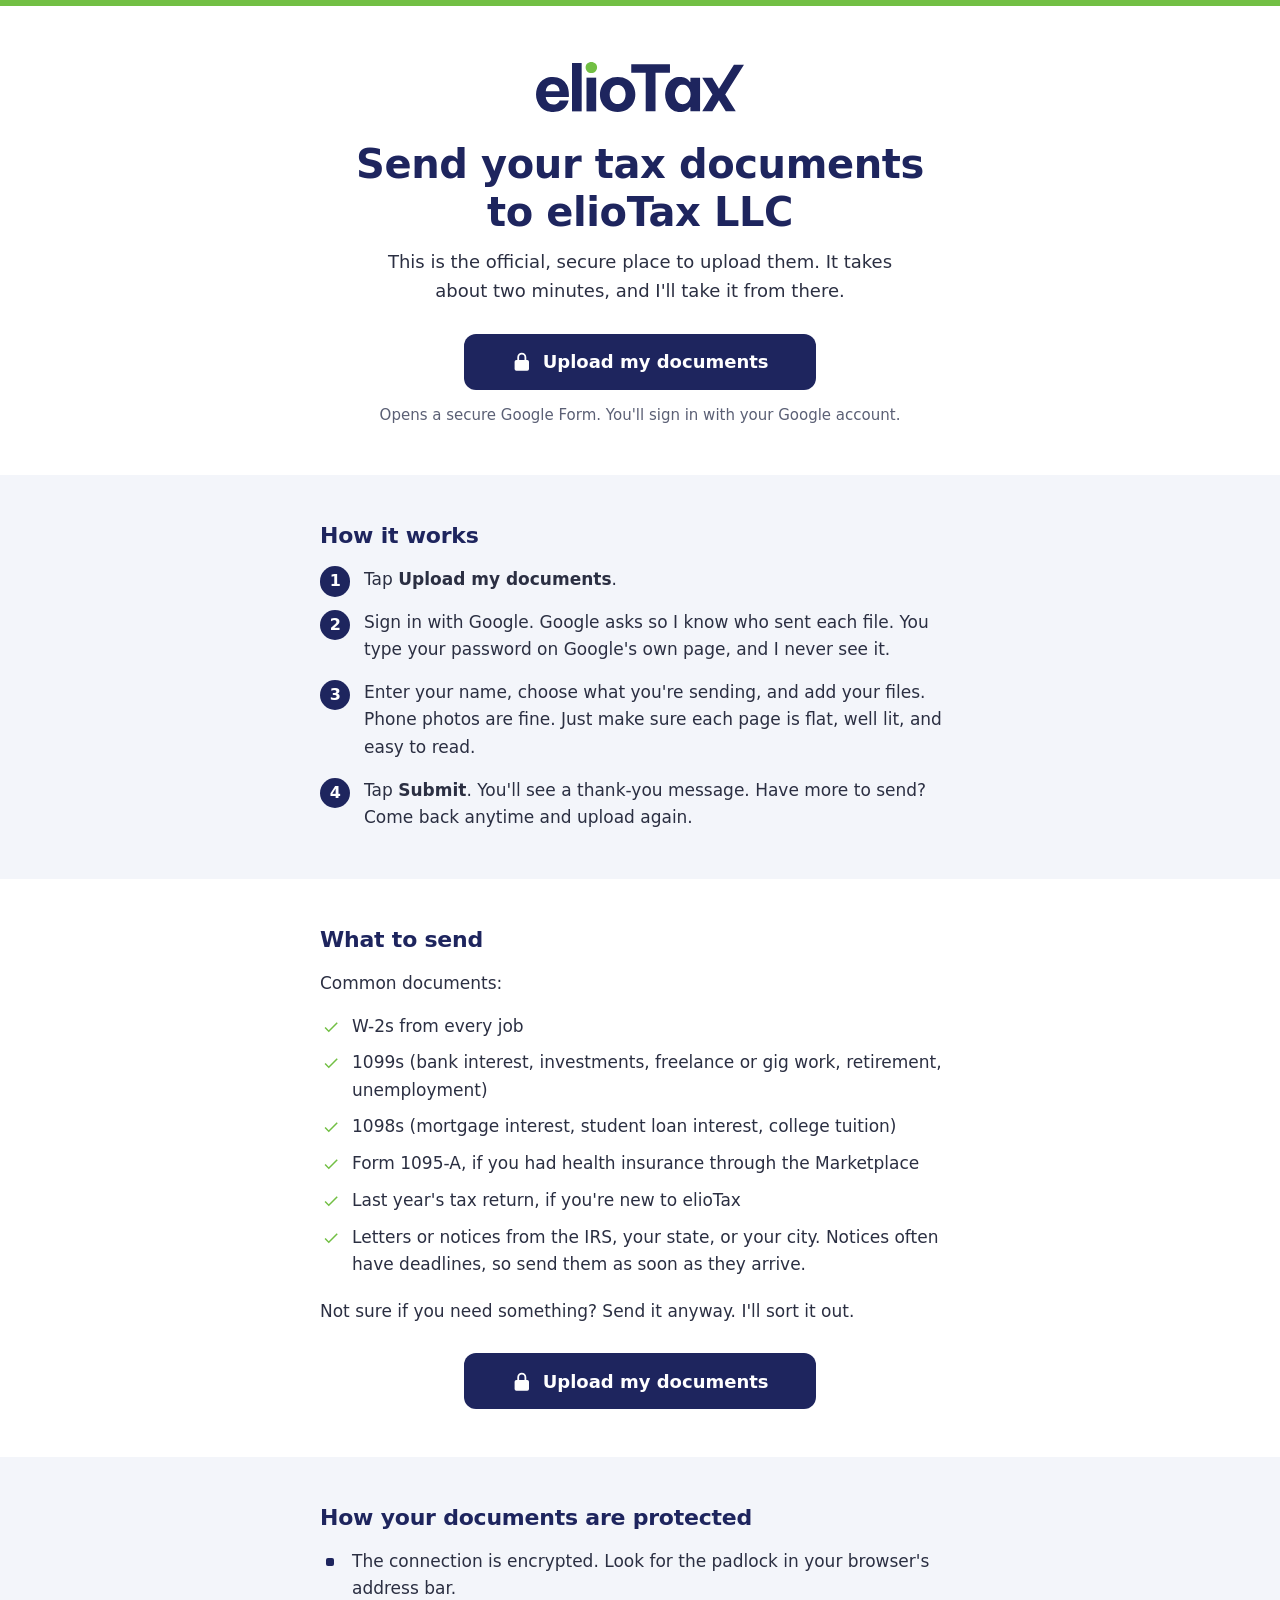
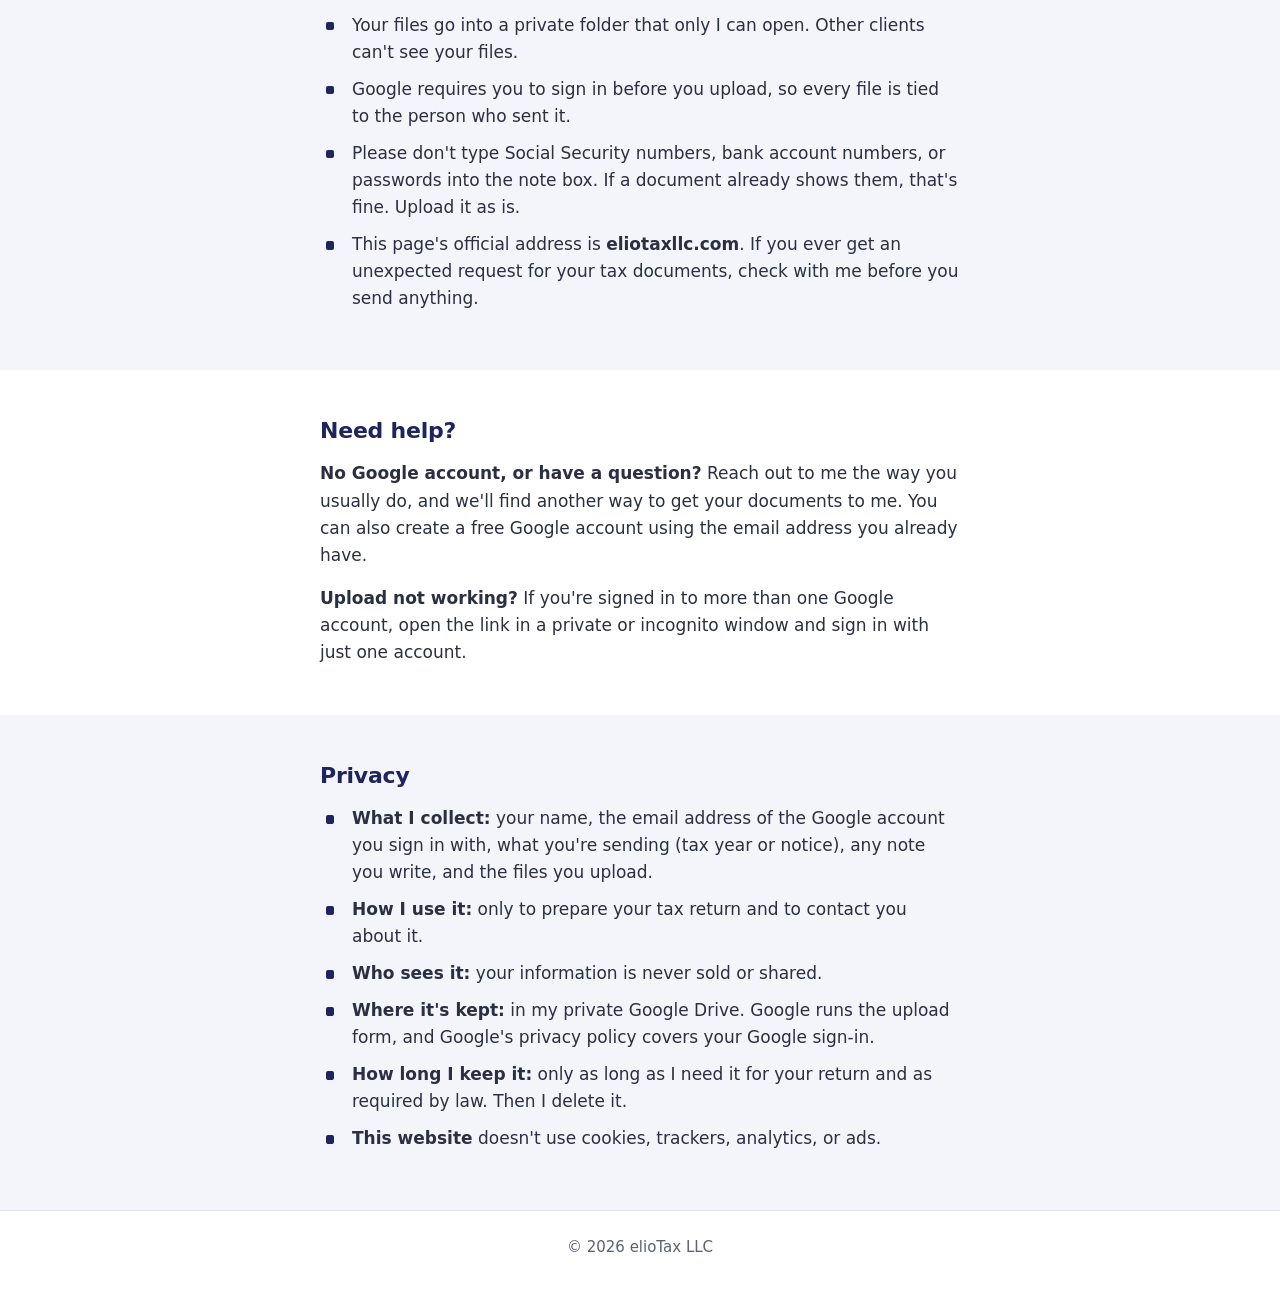
<file: site/index.html>
<!doctype html>
<html lang="en">
<head>
  <meta charset="utf-8">
  <meta name="viewport" content="width=device-width, initial-scale=1">
  <title>elioTax LLC | Secure Document Upload</title>
  <meta name="description" content="The official, secure place to send your tax documents to elioTax LLC.">
  <link rel="canonical" href="https://eliotaxllc.com/">
  <meta name="theme-color" content="#1E255E">

  <!-- Browser-tab and home-screen icons -->
  <link rel="icon" href="assets/favicon.ico" sizes="any">
  <link rel="icon" href="assets/icon.svg" type="image/svg+xml">
  <link rel="apple-touch-icon" href="assets/apple-touch-icon.png">

  <!-- Link preview (texts, emails, social apps). These need full addresses. -->
  <meta property="og:type" content="website">
  <meta property="og:site_name" content="elioTax LLC">
  <meta property="og:title" content="elioTax LLC | Secure Document Upload">
  <meta property="og:description" content="The official, secure place to send your tax documents to elioTax LLC.">
  <meta property="og:url" content="https://eliotaxllc.com/">
  <meta property="og:image" content="https://eliotaxllc.com/assets/og-image.png">
  <meta property="og:image:width" content="1200">
  <meta property="og:image:height" content="630">
  <meta property="og:image:alt" content="elioTax logo with the words Secure document upload">
  <meta name="twitter:card" content="summary_large_image">

  <link rel="stylesheet" href="styles.css">
</head>
<body>
  <div class="accent-bar" aria-hidden="true"></div>

  <main>
    <section class="hero">
      <img class="logo" src="assets/logo.svg" alt="elioTax LLC" width="2116" height="509">
      <h1>Send your tax documents to elioTax LLC</h1>
      <p class="intro">This is the official, secure place to upload them. It takes about two minutes, and I'll take it from there.</p>
      <a class="btn" href="upload/">
        <svg viewBox="0 0 24 24" aria-hidden="true" focusable="false"><path fill="currentColor" d="M12 2a5 5 0 0 0-5 5v3H6a2 2 0 0 0-2 2v8a2 2 0 0 0 2 2h12a2 2 0 0 0 2-2v-8a2 2 0 0 0-2-2h-1V7a5 5 0 0 0-5-5Zm-3 8V7a3 3 0 1 1 6 0v3H9Z"/></svg>
        Upload my documents
      </a>
      <p class="btn-note">Opens a secure Google Form. You'll sign in with your Google account.</p>
    </section>

    <section class="section tinted" aria-labelledby="how">
      <div class="section-inner">
        <h2 id="how">How it works</h2>
        <ol class="steps">
          <li>Tap <strong>Upload my documents</strong>.</li>
          <li>Sign in with Google. Google asks so I know who sent each file. You type your password on Google's own page, and I never see it.</li>
          <li>Enter your name, choose what you're sending, and add your files. Phone photos are fine. Just make sure each page is flat, well lit, and easy to read.</li>
          <li>Tap <strong>Submit</strong>. You'll see a thank-you message. Have more to send? Come back anytime and upload again.</li>
        </ol>
      </div>
    </section>

    <section class="section" aria-labelledby="what">
      <div class="section-inner">
        <h2 id="what">What to send</h2>
        <p>Common documents:</p>
        <ul class="checklist">
          <li>W-2s from every job</li>
          <li>1099s (bank interest, investments, freelance or gig work, retirement, unemployment)</li>
          <li>1098s (mortgage interest, student loan interest, college tuition)</li>
          <li>Form 1095-A, if you had health insurance through the Marketplace</li>
          <li>Last year's tax return, if you're new to elioTax</li>
          <li>Letters or notices from the IRS, your state, or your city. Notices often have deadlines, so send them as soon as they arrive.</li>
        </ul>
        <p>Not sure if you need something? Send it anyway. I'll sort it out.</p>
        <div class="cta-repeat">
          <a class="btn" href="upload/">
            <svg viewBox="0 0 24 24" aria-hidden="true" focusable="false"><path fill="currentColor" d="M12 2a5 5 0 0 0-5 5v3H6a2 2 0 0 0-2 2v8a2 2 0 0 0 2 2h12a2 2 0 0 0 2-2v-8a2 2 0 0 0-2-2h-1V7a5 5 0 0 0-5-5Zm-3 8V7a3 3 0 1 1 6 0v3H9Z"/></svg>
            Upload my documents
          </a>
        </div>
      </div>
    </section>

    <section class="section tinted" aria-labelledby="protected">
      <div class="section-inner">
        <h2 id="protected">How your documents are protected</h2>
        <ul class="points">
          <li>The connection is encrypted. Look for the padlock in your browser's address bar.</li>
          <li>Your files go into a private folder that only I can open. Other clients can't see your files.</li>
          <li>Google requires you to sign in before you upload, so every file is tied to the person who sent it.</li>
          <li>Please don't type Social Security numbers, bank account numbers, or passwords into the note box. If a document already shows them, that's fine. Upload it as is.</li>
          <li>This page's official address is <strong>eliotaxllc.com</strong>. If you ever get an unexpected request for your tax documents, check with me before you send anything.</li>
        </ul>
      </div>
    </section>

    <section class="section" aria-labelledby="help">
      <div class="section-inner">
        <h2 id="help">Need help?</h2>
        <p class="help-item"><strong>No Google account, or have a question?</strong> Reach out to me the way you usually do, and we'll find another way to get your documents to me. You can also create a free Google account using the email address you already have.</p>
        <p class="help-item"><strong>Upload not working?</strong> If you're signed in to more than one Google account, open the link in a private or incognito window and sign in with just one account.</p>
      </div>
    </section>

    <section class="section tinted" aria-labelledby="privacy">
      <div class="section-inner">
        <h2 id="privacy">Privacy</h2>
        <ul class="points">
          <li><strong>What I collect:</strong> your name, the email address of the Google account you sign in with, what you're sending (tax year or notice), any note you write, and the files you upload.</li>
          <li><strong>How I use it:</strong> only to prepare your tax return and to contact you about it.</li>
          <li><strong>Who sees it:</strong> your information is never sold or shared.</li>
          <li><strong>Where it's kept:</strong> in my private Google Drive. Google runs the upload form, and Google's privacy policy covers your Google sign-in.</li>
          <li><strong>How long I keep it:</strong> only as long as I need it for your return and as required by law. Then I delete it.</li>
          <li><strong>This website</strong> doesn't use cookies, trackers, analytics, or ads.</li>
        </ul>
      </div>
    </section>
  </main>

  <footer class="site-footer">
    <p>&copy; 2026 elioTax LLC</p>
  </footer>
</body>
</html>
</file>
<file: site/styles.css>
/* elioTax LLC: styles for the one-page site.
   Colors come from CONTENT.md (all text pairings pass WCAG AA contrast). */

:root {
  --navy: #1E255E;       /* brand navy: headings, button, focus outline */
  --navy-hover: #2E3884; /* button hover */
  --green: #72BF44;      /* brand green: decoration only, never text */
  --text: #2B2F42;       /* body text */
  --muted: #5B6075;      /* small notes, footer */
  --tint: #F3F5FA;       /* light background panels */
  --white: #FFFFFF;
  --content: 40rem;      /* comfortable reading width */
  color-scheme: light;
}

*,
*::before,
*::after {
  box-sizing: border-box;
}

html {
  -webkit-text-size-adjust: 100%;
  text-size-adjust: 100%;
}

body {
  margin: 0;
  background: var(--white);
  color: var(--text);
  font-family: system-ui, -apple-system, "Segoe UI", Roboto, Helvetica, Arial, sans-serif;
  font-size: 1.0625rem;
  line-height: 1.6;
}

img {
  max-width: 100%;
  height: auto;
}

/* Visible keyboard focus everywhere */
:focus-visible {
  outline: 3px solid var(--navy);
  outline-offset: 3px;
}

h1,
h2 {
  color: var(--navy);
  line-height: 1.2;
  letter-spacing: -0.01em;
}

h2 {
  font-size: 1.375rem;
  margin: 0 0 1rem;
}

p {
  margin: 0 0 1rem;
}

/* Thin green accent line across the top */
.accent-bar {
  height: 6px;
  background: var(--green);
}

/* ---------- Top of the page ---------- */

.hero {
  max-width: var(--content);
  margin: 0 auto;
  padding: 2rem 1.25rem 2.5rem;
  text-align: center;
}

.logo {
  display: block;
  width: 10.5rem;
  margin: 0 auto 1.75rem;
}

.hero h1 {
  font-size: clamp(1.75rem, 6.5vw, 2.5rem);
  margin: 0 0 0.75rem;
}

.intro {
  font-size: 1.125rem;
  max-width: 32rem;
  margin: 0 auto 1.75rem;
}

.btn {
  display: inline-flex;
  align-items: center;
  justify-content: center;
  gap: 0.6rem;
  width: 100%;
  max-width: 22rem;
  min-height: 3.5rem;
  padding: 0.9rem 1.5rem;
  border-radius: 0.75rem;
  background: var(--navy);
  color: var(--white);
  font-size: 1.125rem;
  font-weight: 650;
  line-height: 1.3;
  text-decoration: none;
}

.btn:hover {
  background: var(--navy-hover);
}

.btn svg {
  flex: none;
  width: 1.2em;
  height: 1.2em;
}

.btn-note {
  color: var(--muted);
  font-size: 0.9375rem;
  margin: 0.85rem 0 0;
}

/* ---------- Content sections ---------- */

.section {
  padding: 2.25rem 1.25rem;
}

.section.tinted {
  background: var(--tint);
}

.section-inner {
  max-width: var(--content);
  margin: 0 auto;
}

.section-inner > :last-child {
  margin-bottom: 0;
}

/* How it works: numbered navy circles */
.steps {
  list-style: none;
  counter-reset: step;
  margin: 0;
  padding: 0;
}

.steps li {
  counter-increment: step;
  position: relative;
  padding-left: 2.75rem;
  margin-bottom: 1rem;
}

.steps li:last-child {
  margin-bottom: 0;
}

.steps li::before {
  content: counter(step);
  position: absolute;
  left: 0;
  top: 0.05rem;
  width: 1.9rem;
  height: 1.9rem;
  border-radius: 50%;
  background: var(--navy);
  color: var(--white);
  font-weight: 700;
  font-size: 1rem;
  line-height: 1.9rem;
  text-align: center;
}

/* What to send: green check marks (decorative) */
.checklist,
.points {
  list-style: none;
  margin: 0 0 1.25rem;
  padding: 0;
}

.checklist li,
.points li {
  position: relative;
  padding-left: 2rem;
  margin-bottom: 0.6rem;
}

.checklist li::before {
  content: "";
  position: absolute;
  left: 0.1rem;
  top: 0.3rem;
  width: 1.15rem;
  height: 1.15rem;
  /* check mark drawn in brand green (#72BF44) */
  background: url("data:image/svg+xml,%3Csvg xmlns='http://www.w3.org/2000/svg' viewBox='0 0 24 24'%3E%3Cpath fill='%2372BF44' d='M9 16.2 4.8 12l-1.4 1.4L9 19 21 7l-1.4-1.4z'/%3E%3C/svg%3E") center / contain no-repeat;
}

/* Protection and privacy points: small navy markers */
.points li::before {
  content: "";
  position: absolute;
  left: 0.35rem;
  top: 0.62rem;
  width: 0.55rem;
  height: 0.55rem;
  border-radius: 2px;
  background: var(--navy);
}

.points:last-child {
  margin-bottom: 0;
}

.help-item {
  margin-bottom: 1rem;
}

/* Second Upload button, after the checklist */
.cta-repeat {
  text-align: center;
  margin-top: 1.75rem;
}

/* ---------- Footer ---------- */

.site-footer {
  border-top: 1px solid #E1E4EE;
  padding: 1.5rem 1.25rem 2rem;
  color: var(--muted);
  font-size: 0.9375rem;
  text-align: center;
}

.site-footer p {
  margin: 0;
}

/* ---------- Larger screens ---------- */

@media (min-width: 48rem) {
  .hero {
    padding-top: 3.5rem;
    padding-bottom: 3rem;
  }

  .logo {
    width: 13rem;
  }

  .section {
    padding: 3rem 1.25rem;
  }
}

/* ---------- Upload shortcut page ---------- */

.redirect {
  max-width: var(--content);
  margin: 0 auto;
  padding: 3rem 1.25rem;
  text-align: center;
}
</file>
